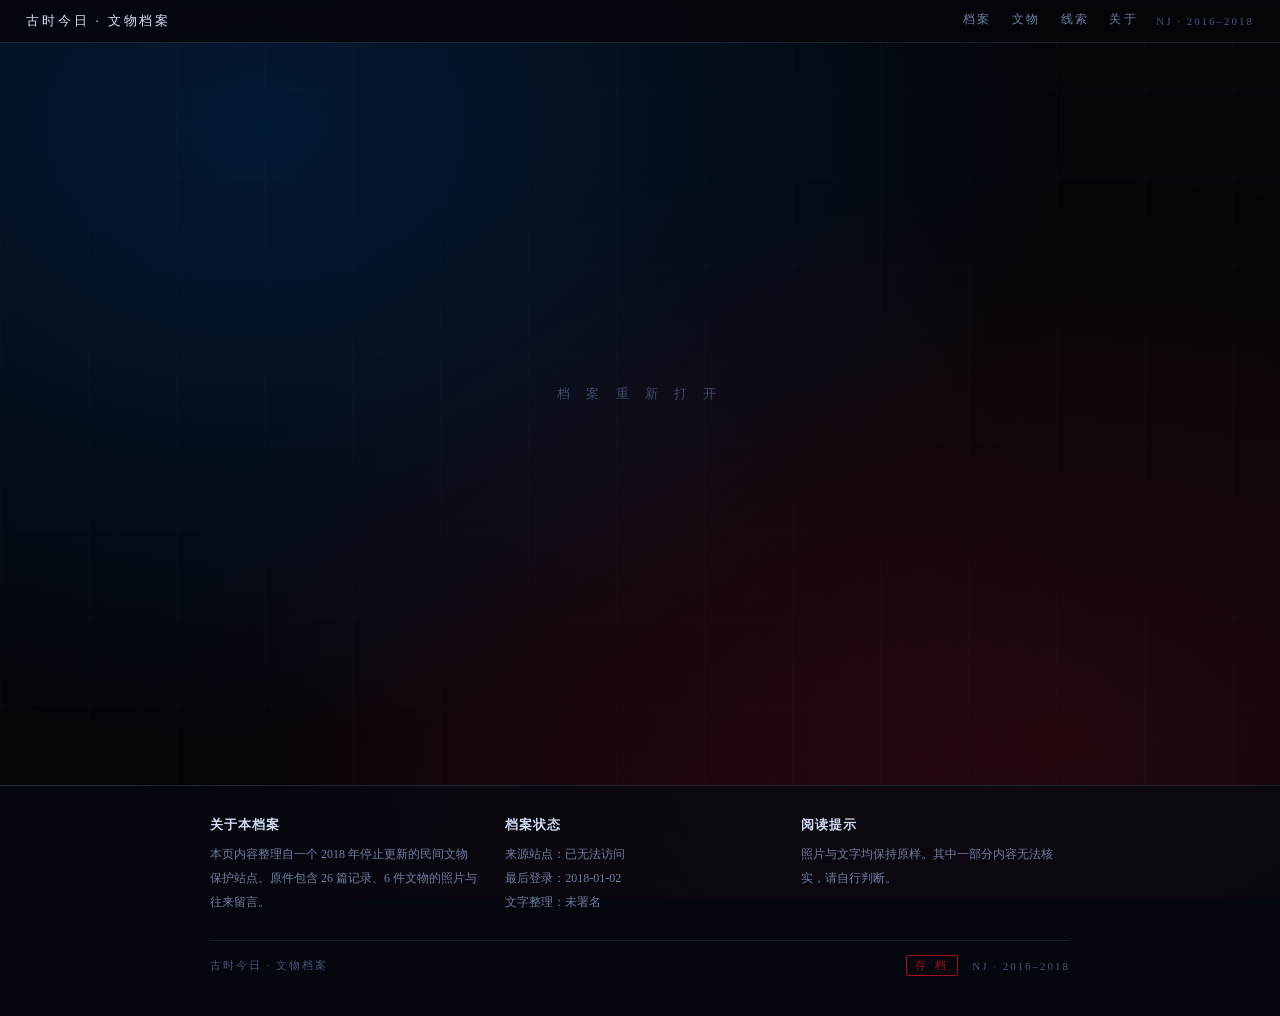
<file: index.html>
<!DOCTYPE html>
<html lang="zh-CN" data-theme="redblue">
<head>
<meta charset="UTF-8">
<meta name="viewport" content="width=device-width, initial-scale=1.0">
<title>古时今日 · 文物档案</title>
<link rel="stylesheet" href="css/theme.css?v=20260913">
<link rel="stylesheet" href="css/xp.css?v=20260913">
<link rel="stylesheet" href="css/fonts.css?v=20260913">
<link rel="stylesheet" href="css/opening.css?v=20260913">
<link rel="stylesheet" href="css/vintage.css?v=20260913">
</head>
<body class="opening">

<!-- 顶栏（档案导航） -->
<header class="pro-nav">
  <span class="pro-nav-brand">古时今日 · 文物档案</span>
  <nav class="pro-nav-links">
    <a href="#prologue">档案</a>
    <a href="#relics">文物</a>
    <a href="archive.html">线索</a>
    <a href="#about">关于</a>
  </nav>
  <span class="pro-nav-code">NJ · 2016–2018</span>
</header>

<!-- 第一幕：静默 -->
<section class="act-silence" id="act-silence">
  <div class="silence-line">档 案 重 新 打 开</div>
</section>

<!-- 第二幕：序章 -->
<section class="act-prologue" id="prologue" style="display:none">
  <div class="stage">
    <div class="line pro-mark" data-step="0" data-delay="300">文物档案 · 编号 2016–2018 · 存 26 篇 · 已封存</div>

    <h1 class="line pro-title" data-step="1" data-delay="900">
      有些东西<span>不该被忘记</span>，<br>有些门，关了就不会再开。
    </h1>

    <div class="line pro-rule" data-step="2" data-delay="1500"><i></i><i></i><i></i></div>

    <div class="pro-body">
      <p class="line" data-step="3" data-delay="2000">
        <span class="blue">这里是一个已经消失的网站留下的全部档案。</span>
        2016 年，有一群人开始记录他们守着的文物——一只碗、一柄如意、一卷山水、一株梅花。
        他们写下每一次出价、每一次驳回、每一次求助，也写下了后来发生的事情。
      </p>
      <p class="line" data-step="4" data-delay="2700">
        <span class="red">2018 年 1 月 2 日，这个网站最后一次被人打开。</span>
        再之后，没有人来过。帖子里提到的那些人，也再没有出现。
        我们把这些碎片收拢在这里，请你照着线索，自己看一看当年发生过什么。
      </p>
    </div>

    <!-- 数据带 -->
    <div class="line stat-band" data-step="5" data-delay="3400">
      <div class="stat"><b>6</b><span>件文物</span></div>
      <div class="stat"><b>26</b><span>篇记录</span></div>
      <div class="stat"><b>2</b><span>年零十一天</span></div>
      <div class="stat stat-red"><b>1</b><span>件下落不明</span></div>
    </div>

    <!-- 文物阵列 -->
    <div class="line relic-block" data-step="6" data-delay="4100" id="relics">
      <div class="block-head">
        <span class="block-no">Ⅰ</span>
        <b>档案涉及的六件文物</b>
        <span class="block-note">点击"线索"查看它们的下落</span>
      </div>
      <div class="relic-strip">
        <figure><img src="images/caiyou-vase.jpg" alt="霁蓝釉瓶"><figcaption><b>霁蓝釉瓶</b><i>守夜人</i></figcaption></figure>
        <figure><img src="images/footed-bowl.jpg" alt="青花高足碗"><figcaption><b>青花高足碗</b><i>青瓷</i></figcaption></figure>
        <figure><img src="images/jade-ruyi.jpg" alt="玉如意"><figcaption><b>玉如意</b><i>如意</i></figcaption></figure>
        <figure><img src="images/landscape.jpg" alt="水墨山水长卷"><figcaption><b>水墨山水长卷</b><i>长卷</i></figcaption></figure>
        <figure><img src="images/plum.jpg" alt="梅花工笔画"><figcaption><b>梅花工笔画</b><i>过客</i></figcaption></figure>
        <figure class="relic-lost"><img src="images/doucai-plate.jpg" alt="斗彩大盘"><figcaption><b>斗彩大盘</b><i>下落不明</i></figcaption></figure>
      </div>
    </div>

    <!-- 时间轴 -->
    <div class="line timeline-block" data-step="7" data-delay="4900">
      <div class="block-head">
        <span class="block-no">Ⅱ</span>
        <b>两年零十一天</b>
        <span class="block-note">从建站到再没有人来过</span>
      </div>
      <div class="timeline">
        <i class="tl-line"></i>
        <div class="tl-node">
          <b>2016 · 初雪</b>
          <span>六个人建了这个站。他们守着一只碗、一柄如意、一卷山水。</span>
        </div>
        <div class="tl-node tl-red">
          <b>2017 · 崩塌</b>
          <span>网暴、失窃、注销、失联——一件一件地失去。</span>
        </div>
        <div class="tl-node">
          <b>2018 · 遗响</b>
          <span>最后一条留言之后，再没有人回复。</span>
        </div>
      </div>
    </div>

    <div class="line pro-foot" data-step="8" data-delay="5700">
      以下内容包含真实文物的记录与无法核实的个人叙述。<br>
      请自行判断，你将要看到的东西。
    </div>

    <!-- 第三幕：老旧弹窗 -->
    <div class="dialog-zone" id="dialog-zone"></div>
  </div>
</section>

<!-- 离开幕 -->
<section class="act-leave" id="act-leave">
  <div class="leave-inner">
    你选择了离开。<br>
    <small>这个档案会留在这里。等你改主意的时候。<br><a href="#" id="again">重新打开</a></small>
  </div>
</section>

<!-- 页脚 -->
<footer class="pro-footer" id="about">
  <div class="pf-grid">
    <div class="pf-col">
      <b>关于本档案</b>
      <p>本页内容整理自一个 2018 年停止更新的民间文物保护站点。原件包含 26 篇记录、6 件文物的照片与往来留言。</p>
    </div>
    <div class="pf-col">
      <b>档案状态</b>
      <p>来源站点：已无法访问<br>最后登录：2018-01-02<br>文字整理：未署名</p>
    </div>
    <div class="pf-col">
      <b>阅读提示</b>
      <p>照片与文字均保持原样。其中一部分内容无法核实，请自行判断。</p>
    </div>
  </div>
  <div class="pf-bottom">
    <span>古时今日 · 文物档案</span>
    <span class="pf-stamp">存 档</span>
    <span>NJ · 2016–2018</span>
  </div>
</footer>

<script src="js/xp-dialog.js?v=20260913"></script>
<script src="js/dialog.js?v=20260913"></script>
<script src="js/opening.js?v=20260913"></script>
</body>
</html>
</file>
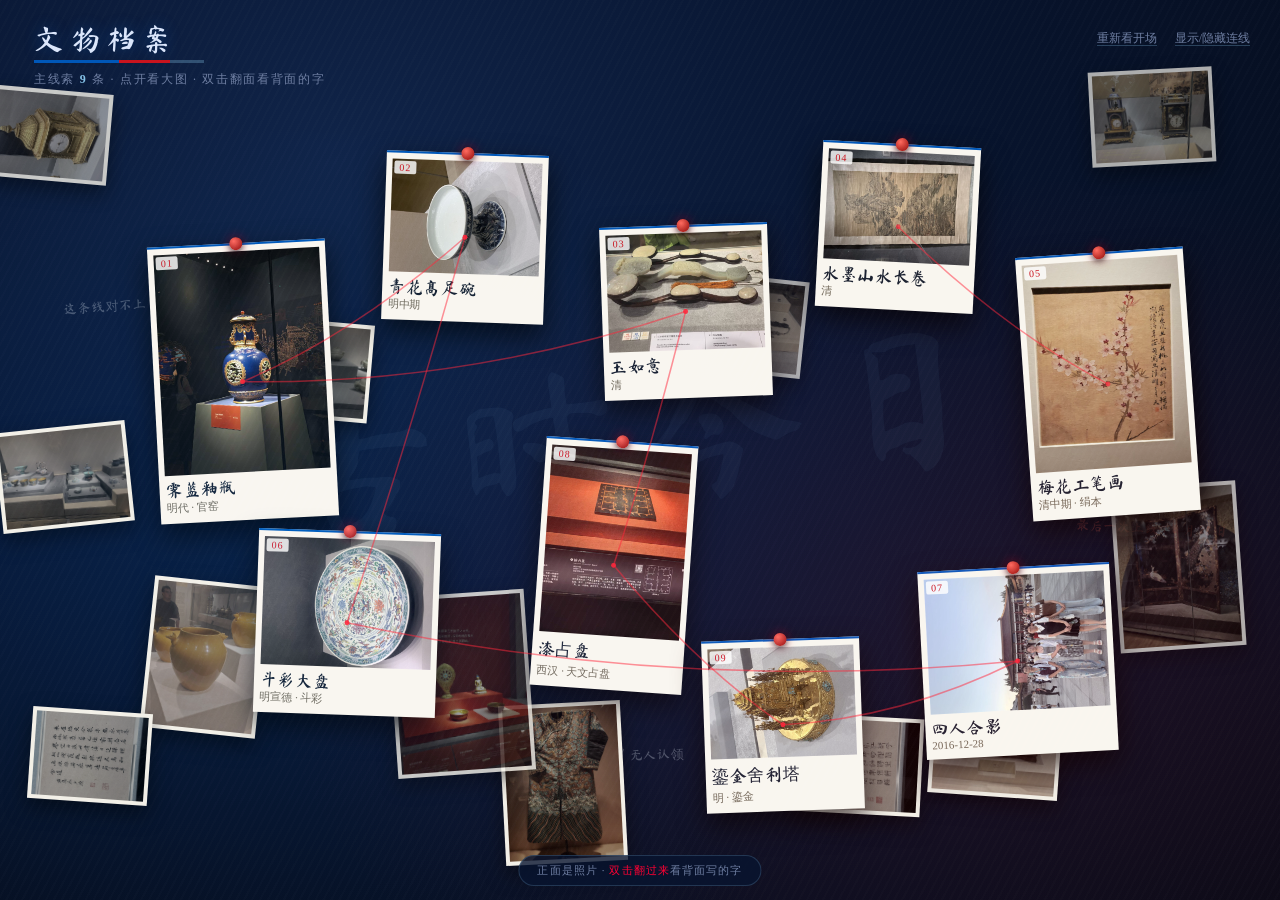
<file: archive.html>
<!DOCTYPE html>
<html lang="zh-CN" data-theme="redblue">
<head>
<meta charset="UTF-8">
<meta name="viewport" content="width=device-width, initial-scale=1.0">
<title>线索板 · 古时今日</title>
<link rel="stylesheet" href="css/theme.css?v=20260912">
<link rel="stylesheet" href="css/board.css?v=20260912">
<link rel="stylesheet" href="css/fonts.css?v=20260912">
</head>
<body class="board-page">

<div class="board" id="board">
  <div class="board-bg" aria-hidden="true">
    <div class="bg-watermark">古时今日</div>
    <div class="chalk chalk-1">这条线对不上 ——</div>
    <div class="chalk chalk-2">最后一次上线：8 月 28 日</div>
    <div class="chalk chalk-3">余额 0 / 无人认领</div>
  </div>

  <div class="board-head">
    <div class="board-title">文物档案</div>
    <div class="board-rule"><i></i><i></i><i></i></div>
    <div class="board-sub">主线索 <b id="card-count">0</b> 条 · 点开看大图 · 双击翻面看背面的字</div>
  </div>
  <div class="board-actions">
    <a href="index.html">重新看开场</a>
    <a href="#" id="rel-toggle">显示/隐藏连线</a>
  </div>

  <svg id="lines"></svg>
  <div id="pins"></div>

  <div class="board-legend">
    <span class="lg-tip">正面是照片 · <b>双击翻过来</b>看背面写的字</span>
  </div>
</div>

<!-- 看大图 / 翻面 -->
<div class="lb" id="lb">
  <span class="lb-index" id="lb-index">— / —</span>
  <button class="lb-close" id="lb-close">✕</button>

  <div class="lb-stage" id="lb-stage">
    <div class="lb-card">
      <div class="lb-face lb-front"><img id="lb-img" alt=""></div>
      <div class="lb-face lb-back">
        <div class="lb-name" id="lb-name">—</div>
        <div class="lb-meta">
          <div class="lb-row"><span>年 代</span><b id="lb-era">—</b></div>
          <div class="lb-row"><span>来 源</span><b id="lb-source">—</b></div>
          <div class="lb-row"><span>现 状</span><b id="lb-state">—</b></div>
        </div>
        <div class="lb-note" id="lb-note"></div>
        <div class="lb-stamp">存 档</div>
      </div>
    </div>
  </div>

  <div class="lb-bar">
    <button id="lb-prev">‹</button>
    <span class="lb-tip">双击图片 <b>翻面</b> · ← → 换一张 · Esc 关闭</span>
    <button id="lb-next">›</button>
  </div>
</div>

<script src="js/archive-data.js?v=20260912"></script>
<script src="js/board.js?v=20260912"></script>
</body>
</html>
</file>
<file: css/theme.css>
/* ============================================================
   古时今日 · 主题系统
   redblue  红蓝版（当前默认）—— 依据 sucai\配色\红蓝 五张素材
   guofeng  古风版（预留，后续实现）—— 依据 sucai\配色\古风
   ============================================================ */

[data-theme="redblue"] {
  /* 底色 */
  --bg:            #05060a;   /* 黑场（近黑带蓝） */
  --bg-deep:       #081530;   /* 藏蓝深底（LAMP #081530） */
  --bg-panel:      #0c1c3a;   /* 面板 */
  /* 蓝 */
  --blue:          #0d47a1;   /* 宝蓝 */
  --blue-bright:   #0057b8;   /* 劲爽蓝（标题/发光） */
  --blue-soft:     #85c3e8;   /* 浅蓝（SOFA，次要文字/点缀） */
  --blue-glow:     rgba(0, 87, 184, .45);
  /* 红 */
  --red:           #c9141e;   /* 正红 */
  --red-hot:       #ff0033;   /* 激爽红（发光强调） */
  --red-deep:      #8c0503;   /* 深红（压重/APPLE） */
  --red-glow:      rgba(255, 0, 51, .42);
  /* 纸与中性 */
  --paper:         #f9f6ef;   /* 米白纸（WALL） */
  --paper-line:    #ddd6c6;
  --paper-ink:     #1b1f2a;
  --paper-dim:     #6d6656;
  --brown:         #4a2d18;   /* WINE 棕（辅助） */
  --text:          #cdd7ea;
  --text-dim:      #6f7fa2;
  --line:          rgba(133, 195, 232, .22);
}
</file>
<file: css/xp.css>
/* Windows XP 风格弹窗（按参考图复刻）：蓝色渐变标题栏 + 红色关闭钮 + 米黄内容区 + 虚线按钮 */
.xp-overlay {
  position: fixed; inset: 0; z-index: 200; display: none;
  background: #000;
}
.xp-overlay.show { display: block; }

.xp-win {
  position: fixed; left: 50%; top: 50%;
  width: min(560px, 88vw);
  background: #ece9d8;
  border: 1px solid #0831d9;
  border-radius: 9px 9px 3px 3px;
  box-shadow: 0 18px 60px rgba(0, 0, 0, .8);
  font-family: Tahoma, "Segoe UI", "宋体", sans-serif;
  overflow: hidden;
  /* 猛然弹出：从略大缩到正常，很快（不依赖透明度，保证任何环境都可见） */
  transform: translate(-50%, -50%) scale(1.08);
  animation: xpPop .15s steps(2, end) forwards;
}
@keyframes xpPop {
  0%   { transform: translate(-50%, -50%) scale(1.12); }
  100% { transform: translate(-50%, -50%) scale(1); }
}

/* 标题栏 */
.xp-titlebar {
  height: 44px; display: flex; align-items: center; gap: 8px;
  padding: 0 6px 0 12px;
  background: linear-gradient(180deg,
    #0058ee 0%, #3f8cf3 9%, #1667e8 38%, #0054e3 62%, #0046c8 88%, #003bb8 100%);
  border-radius: 8px 8px 0 0;
  box-shadow: inset 0 1px 0 rgba(255,255,255,.5);
}
.xp-title {
  color: #fff; font-size: 22px; font-weight: 700; letter-spacing: .01em;
  font-family: Tahoma, "Trebuchet MS", "Segoe UI", sans-serif;
  text-shadow: 2px 2px 3px rgba(0, 0, 0, .65), 0 0 8px rgba(0, 0, 0, .35);
}
.xp-close {
  margin-left: auto; width: 34px; height: 31px; flex: 0 0 auto;
  border: 1px solid #fff; border-radius: 4px;
  background: linear-gradient(180deg, #f2a085 0%, #e5673f 40%, #cc3a13 75%, #b02c0a 100%);
  color: #fff; font-size: 18px; font-weight: 700; line-height: 1;
  display: flex; align-items: center; justify-content: center;
  cursor: pointer; text-shadow: 1px 1px 1px rgba(0,0,0,.5);
}
.xp-close:hover { filter: brightness(1.12); }
.xp-close:active { filter: brightness(.9); }

/* 内容区 */
.xp-body {
  padding: 26px 26px 20px;
  display: flex; align-items: flex-start; gap: 22px;
  background: #ece9d8;
}
.xp-icon { width: 68px; height: 68px; flex: 0 0 auto; }
.xp-text {
  font-size: 18px; color: #000; line-height: 1.7; padding-top: 4px;
  font-family: Tahoma, "宋体", sans-serif;
}
.xp-text small {
  display: block; margin-top: 10px; font-size: 13px; color: #4a4a4a; line-height: 1.7;
}

/* 按钮：白底 + 黑实线外框 + 内虚线（XP 焦点样式） */
.xp-btns {
  display: flex; justify-content: center; gap: 16px;
  padding: 2px 26px 26px; background: #ece9d8;
}
.xp-btn {
  min-width: 112px; padding: 7px 20px;
  font-family: Tahoma, "宋体", sans-serif; font-size: 16px; color: #000;
  background: linear-gradient(180deg, #fff 0%, #f4f4f0 55%, #e8e8e0 100%);
  border: 2px solid #000; border-radius: 4px;
  outline: 1px dotted #000; outline-offset: -5px;
  cursor: pointer;
}
.xp-btn:hover { background: linear-gradient(180deg, #fff 0%, #eef4ff 55%, #dbe6fb 100%); }
.xp-btn:active { background: #d8d8d0; outline-offset: -5px; }
.xp-btn.primary { font-weight: 700; }

@media (max-width: 620px) {
  .xp-win { width: min(94vw, 520px); }
  .xp-title { font-size: 16px; }
  .xp-body { padding: 20px 18px 14px; gap: 14px; }
  .xp-icon { width: 54px; height: 54px; }
  .xp-text { font-size: 16px; }
  .xp-btn { min-width: 92px; font-size: 15px; padding: 7px 14px; }
}
</file>
<file: css/fonts.css>
/* 字体：手写体（子集化，源自 Google Fonts 开源字体 OFL 许可）
   ShouXie = Ma Shan Zheng 马善政毛笔楷书
   XingShu = Zhi Mang Xing 志莽行书
   子集只含本站用到的字符；改文案后运行 _subset-font.js 重新生成 */

@font-face {
  font-family: 'ShouXie';
  src: url('../assets/fonts/ShouXie.woff2') format('woff2');
  font-display: swap;
}
@font-face {
  font-family: 'XingShu';
  src: url('../assets/fonts/XingShu.woff2') format('woff2');
  font-display: swap;
}

:root {
  --hand: 'ShouXie', 'Kaiti SC', 'KaiTi', 'Songti SC', 'STSong', serif;
  --xingshu: 'XingShu', 'ShouXie', 'Kaiti SC', 'KaiTi', serif;
}
</file>
<file: css/opening.css>
/* 开场页（红蓝版 · 加密版）：顶栏 → 黑场 → 序章（标题/数据/文物阵列/时间轴）→ 弹窗 → 页脚 */
* { box-sizing: border-box; margin: 0; padding: 0; }
html { scroll-behavior: smooth; }
body.opening {
  background: var(--bg);
  color: var(--text);
  font-family: "Songti SC", "SimSun", "Source Han Serif SC", Georgia, serif;
  overflow-x: hidden;
}
body.opening::before {
  content: ''; position: fixed; inset: 0; pointer-events: none; z-index: 1;
  background:
    radial-gradient(ellipse at 20% 14%, rgba(0, 87, 184, .24), transparent 56%),
    radial-gradient(ellipse at 84% 82%, rgba(201, 20, 30, .15), transparent 54%),
    radial-gradient(ellipse at 50% 120%, rgba(255, 0, 51, .07), transparent 60%);
}
/* 极淡的格线（版式辅助线语言） */
body.opening::after {
  content: ''; position: fixed; inset: 0; pointer-events: none; z-index: 0; opacity: .5;
  background-image:
    linear-gradient(to right, rgba(133,195,232,.05) 1px, transparent 1px),
    linear-gradient(to bottom, rgba(133,195,232,.04) 1px, transparent 1px);
  background-size: 88px 88px, 88px 88px;
}

/* ===== 顶栏 ===== */
.pro-nav {
  position: sticky; top: 0; z-index: 30;
  display: flex; align-items: center; gap: 18px;
  padding: 11px 26px;
  background: rgba(5, 6, 10, .82);
  border-bottom: 1px solid rgba(133, 195, 232, .16);
  backdrop-filter: blur(6px);
}
.pro-nav-brand { font-size: 13px; letter-spacing: .22em; color: #d5e0f5; }
.pro-nav-links { margin-left: auto; display: flex; gap: 20px; }
.pro-nav-links a {
  color: var(--text-dim); font-size: 12px; letter-spacing: .2em; text-decoration: none;
  padding-bottom: 2px; border-bottom: 1px solid transparent;
}
.pro-nav-links a:hover { color: var(--blue-soft); border-bottom-color: var(--blue-soft); }
.pro-nav-code { color: #45557a; font-size: 11px; letter-spacing: .18em; }

.stage { position: relative; z-index: 2; max-width: 860px; margin: 0 auto; padding: 0 26px; }

/* ===== 静默 ===== */
.act-silence {
  min-height: 78vh; display: flex; align-items: center; justify-content: center;
  transition: opacity 1.4s ease;
}
.silence-line { color: #3f4a63; font-size: 13px; letter-spacing: .5em; opacity: 0; animation: fadeIn 3s ease 1.2s forwards; }
@keyframes fadeIn { to { opacity: 1; } }

/* ===== 序章 ===== */
.act-prologue { padding: 6vh 0 8vh; }
.line { opacity: 0; transform: translateY(10px); transition: opacity 1.2s ease, transform 1.2s ease; }
.line.show { opacity: 1; transform: none; }

.pro-mark { font-size: 12px; letter-spacing: .28em; color: var(--blue-soft); opacity: .7; margin-bottom: 26px; }
.pro-title {
  font-size: 36px; line-height: 1.5; font-weight: 700; letter-spacing: .08em;
  color: var(--blue-bright); text-shadow: 0 0 26px var(--blue-glow);
}
.pro-title span { color: var(--red-hot); text-shadow: 0 0 26px var(--red-glow); }
.pro-body { margin-top: 30px; font-size: 16px; line-height: 2.1; color: var(--text); }
.pro-body p { margin-bottom: 18px; }
.pro-body .blue { color: var(--blue-soft); }
.pro-body .red  { color: #ff5c52; }
.pro-foot { margin: 34px 0 6px; font-size: 13px; color: var(--text-dim); line-height: 2; }

.pro-rule { display: flex; height: 3px; width: 220px; margin: 28px 0 0; }
.pro-rule i { display: block; height: 100%; }
.pro-rule i:nth-child(1) { flex: 5; background: var(--blue-bright); }
.pro-rule i:nth-child(2) { flex: 3; background: var(--red); }
.pro-rule i:nth-child(3) { flex: 2; background: rgba(133,195,232,.35); }

/* ===== 区块通用头 ===== */
.block-head {
  display: flex; align-items: center; gap: 10px; flex-wrap: wrap;
  margin: 40px 0 14px; padding-bottom: 8px;
  border-bottom: 1px solid rgba(133, 195, 232, .18);
}
.block-no {
  font-size: 11px; color: var(--blue-soft); letter-spacing: .1em;
  border: 1px solid rgba(133, 195, 232, .35); border-radius: 2px; padding: 1px 6px;
}
.block-head b { font-size: 15px; letter-spacing: .06em; color: #dbe6fb; }
.block-note { margin-left: auto; font-size: 12px; color: var(--text-dim); }

/* ===== 数据带 ===== */
.stat-band {
  display: grid; grid-template-columns: repeat(4, 1fr); gap: 1px;
  margin-top: 34px; background: rgba(133,195,232,.16);
  border: 1px solid rgba(133,195,232,.16);
}
.stat {
  background: rgba(8, 21, 48, .72); padding: 14px 16px;
  display: flex; flex-direction: column; gap: 3px;
}
.stat b { font-size: 26px; line-height: 1.1; color: var(--blue-soft); font-weight: 700; }
.stat span { font-size: 12px; color: var(--text-dim); letter-spacing: .08em; }
.stat-red b { color: var(--red-hot); text-shadow: 0 0 16px var(--red-glow); }

/* ===== 文物阵列 ===== */
.relic-strip {
  display: grid; grid-template-columns: repeat(6, 1fr); gap: 10px;
}
.relic-strip figure {
  background: var(--paper); padding: 5px 5px 7px; border-radius: 1px;
  box-shadow: 0 6px 16px rgba(0,0,0,.5);
  border-top: 2px solid var(--blue-bright);
  transition: transform .25s ease;
}
.relic-strip figure:hover { transform: translateY(-4px); }
.relic-strip img { width: 100%; height: 96px; object-fit: cover; display: block; filter: saturate(.95); }
.relic-strip figcaption { padding-top: 6px; display: flex; flex-direction: column; gap: 2px; }
.relic-strip figcaption b { font-size: 11px; color: #1b1f2a; letter-spacing: .02em; }
.relic-strip figcaption i { font-style: normal; font-size: 10px; color: #6d6656; }
.relic-lost { border-top-color: var(--red) !important; }
.relic-lost img { filter: grayscale(.45) saturate(.7); }
.relic-lost figcaption i { color: var(--red); }

/* ===== 时间轴 ===== */
.timeline { position: relative; padding: 6px 0 2px 18px; }
.tl-line {
  position: absolute; left: 4px; top: 10px; bottom: 10px; width: 1px;
  background: linear-gradient(to bottom, var(--blue-bright), rgba(201,20,30,.7));
}
.tl-node { position: relative; padding: 10px 0 14px; }
.tl-node::before {
  content: ''; position: absolute; left: -18px; top: 17px;
  width: 7px; height: 7px; border-radius: 50%;
  background: var(--blue-bright); box-shadow: 0 0 10px var(--blue-glow);
}
.tl-node.tl-red::before { background: var(--red-hot); box-shadow: 0 0 10px var(--red-glow); }
.tl-node b { font-size: 14px; color: #dbe6fb; letter-spacing: .04em; }
.tl-node span { display: block; font-size: 13px; color: var(--text-dim); margin-top: 4px; line-height: 1.9; }

/* ===== 弹窗 ===== */
.dialog-zone { margin-top: 36px; opacity: 0; transition: opacity 1s ease; }
.dialog-zone.show { opacity: 1; }
.opening .v98-window {
  background: var(--bg-panel);
  border: 2px solid; border-color: #35507f #050a14 #050a14 #35507f;
  box-shadow: 4px 4px 0 rgba(0, 0, 0, .55), 0 0 30px rgba(0, 87, 184, .12);
  color: var(--text);
}
.opening .v98-titlebar { background: linear-gradient(90deg, #071228, var(--blue)); }
.opening .v98-body { background: var(--bg-panel); }
.opening .v98-text { color: #c3cfe4; }
.opening .v98-btn {
  background: #142544; color: #d7e2f5;
  border-color: #4c6a9e #060c18 #060c18 #4c6a9e;
  font-family: "Songti SC", "SimSun", serif;
  min-width: 86px; letter-spacing: .2em;
}
.opening .v98-btn:hover { background: #1c3159; }
.opening .v98-btn.pressed { background: var(--red-deep); color: #fff; border-color: #ff6b63 #3a0202 #3a0202 #ff6b63; }
.opening .v98-btn.pressed:hover { background: var(--red); }
.opening .v98-icon.info { background: var(--blue-bright); }
.opening .v98-icon.warn { background: var(--red); }
.opening .v98-close { background: #142544; color: #cfe0f8; border-color: #4c6a9e #060c18 #060c18 #4c6a9e; }

/* ===== 突然全部变黑（弹窗前的一瞬） ===== */
body.opening.blackout { background: #000; }
body.opening.blackout::before,
body.opening.blackout::after { opacity: 0; transition: opacity .18s linear; }
body.opening.blackout .pro-nav,
body.opening.blackout .act-prologue,
body.opening.blackout .pro-footer,
body.opening.blackout .act-silence { opacity: 0 !important; transition: opacity .18s linear; }

/* ===== 离开幕 ===== */
.act-leave {
  min-height: 70vh; display: none; align-items: center; justify-content: center;
  text-align: center; opacity: 0; transition: opacity 1.6s ease;
}
.act-leave.show { display: flex; opacity: 1; position: relative; z-index: 210; }
.leave-inner { color: #5a6580; font-size: 15px; line-height: 2.4; letter-spacing: .12em; }
.leave-inner small { display: block; margin-top: 18px; color: #3a4356; font-size: 12px; }
.leave-inner a { color: var(--blue-soft); text-decoration: none; border-bottom: 1px solid rgba(133, 195, 232, .3); }

/* ===== 页脚 ===== */
.pro-footer {
  position: relative; z-index: 2;
  margin-top: 40px; padding: 30px 26px 40px;
  border-top: 1px solid rgba(133, 195, 232, .16);
  background: rgba(6, 9, 18, .7);
}
.pf-grid {
  max-width: 860px; margin: 0 auto;
  display: grid; grid-template-columns: repeat(3, 1fr); gap: 26px;
}
.pf-col b { font-size: 13px; color: #cfdcf2; letter-spacing: .08em; display: block; margin-bottom: 8px; }
.pf-col p { font-size: 12px; color: var(--text-dim); line-height: 2; }
.pf-bottom {
  max-width: 860px; margin: 26px auto 0; padding-top: 14px;
  border-top: 1px solid rgba(133, 195, 232, .12);
  display: flex; align-items: center; gap: 14px;
  font-size: 11px; color: #45557a; letter-spacing: .18em;
}
.pf-stamp {
  margin-left: auto; color: var(--red); border: 1px solid var(--red);
  border-radius: 2px; padding: 2px 8px; opacity: .8; letter-spacing: .3em;
}

/* ===== 404 ===== */
.nf-wrap { min-height: 100vh; display: flex; align-items: center; justify-content: center; text-align: center; }
.nf-inner { color: var(--text-dim); font-size: 15px; line-height: 2.4; letter-spacing: .1em; }
.nf-inner b { color: var(--red-hot); font-weight: 400; }
.nf-inner a { color: var(--blue-soft); text-decoration: none; border-bottom: 1px solid rgba(133, 195, 232, .3); }

@media (max-width: 820px) {
  .stat-band { grid-template-columns: repeat(2, 1fr); }
  .relic-strip { grid-template-columns: repeat(3, 1fr); }
  .pf-grid { grid-template-columns: 1fr; }
  .pro-nav-links { gap: 12px; }
  .pro-nav-code { display: none; }
}
@media (max-width: 600px) {
  .pro-title { font-size: 26px; }
  .pro-body { font-size: 15px; }
  .relic-strip { grid-template-columns: repeat(2, 1fr); }
  .relic-strip img { height: 84px; }
  .pro-nav { padding: 9px 16px; }
  .pro-nav-brand { font-size: 12px; letter-spacing: .12em; }
}
</file>
<file: css/vintage.css>
/* 古时今日 · 复古 Win98 风（废弃网站氛围）
   系统报错弹窗 / 失效链接 / 无人回应的留言板 / 旧合影彩蛋 / 404 页 */

/* ===== 复古弹窗（Win98 对话框） ===== */
.v98-overlay {
  position: fixed; inset: 0; background: rgba(0, 0, 0, .28);
  z-index: 999; display: none;
}
.v98-window {
  position: fixed; left: 50%; top: 50%; transform: translate(-50%, -50%);
  min-width: 320px; max-width: min(500px, calc(100vw - 32px));
  background: #c0c0c0;
  border: 2px solid; border-color: #fff #404040 #404040 #fff;
  box-shadow: 3px 3px 0 rgba(0, 0, 0, .35);
  z-index: 1000;
  font-family: "SimSun", "宋体", "Microsoft YaHei", Arial, sans-serif;
  display: none;
}
/* 静态模式（404 页复用，不做 fixed 居中） */
.v98-window.static {
  position: relative; left: auto; top: auto; transform: none;
  display: block;
}
.v98-titlebar {
  display: flex; align-items: center; justify-content: space-between; gap: 8px;
  background: linear-gradient(90deg, #000080, #1084d0);
  color: #fff; padding: 4px 4px 4px 8px;
  font-size: 12px; font-weight: 700; user-select: none;
}
.v98-title { white-space: nowrap; overflow: hidden; text-overflow: ellipsis; }
.v98-close {
  width: 18px; height: 15px; flex: 0 0 auto;
  background: #c0c0c0; color: #000;
  border: 1px solid; border-color: #fff #404040 #404040 #fff;
  font-size: 10px; line-height: 14px; text-align: center; cursor: pointer;
}
.v98-close:active { border-color: #404040 #fff #fff #404040; }
.v98-body { padding: 16px; }
.v98-msg { display: flex; gap: 12px; align-items: flex-start; }
.v98-icon {
  width: 34px; height: 34px; flex: 0 0 auto; border-radius: 50%;
  border: 2px solid #303030;
  display: flex; align-items: center; justify-content: center;
  font-size: 17px; font-weight: 900; color: #fff; font-family: Arial;
}
.v98-icon.error { background: #d43a3a; }
.v98-icon.warn  { background: #c78a00; }
.v98-icon.info  { background: #2d6fd2; }
.v98-text { flex: 1; min-width: 0; font-size: 13px; line-height: 1.8; color: #111; white-space: pre-wrap; word-break: break-word; }
.v98-btns { display: flex; justify-content: flex-end; gap: 8px; margin-top: 14px; }
.v98-btn {
  min-width: 76px; padding: 5px 14px; font-size: 12px;
  background: #c0c0c0; color: #111; border: 2px solid;
  border-color: #fff #404040 #404040 #fff; cursor: pointer;
  font-family: "SimSun", "宋体", Arial, sans-serif;
}
.v98-btn:active, .v98-btn.pressed { border-color: #404040 #fff #fff #404040; }
.v98-btn:disabled { color: #8a8a8a; text-shadow: 1px 1px #fff; cursor: default; }
.v98-input {
  width: 100%; box-sizing: border-box; margin-top: 10px; padding: 6px 8px;
  font-size: 12px; line-height: 1.6; font-family: inherit;
  background: #fff; border: 2px solid; border-color: #404040 #fff #fff #404040;
  outline: none; resize: vertical;
}
.v98-spin { display: inline-block; animation: v98spin 1s steps(8) infinite; }
@keyframes v98spin { to { transform: rotate(360deg); } }

/* ===== 失效链接（[已失效] 徽记 + 删除线） ===== */
a.dead-link, span.dead-link { color: #9c9c9c; text-decoration: line-through; }
a.dead-link:hover { color: #7a7a7a; }
.dead-tag {
  display: inline-block; font-size: 10px; color: #b9b9b9;
  border: 1px solid #d9d9d9; border-radius: 2px; padding: 0 3px;
  margin-left: 4px; text-decoration: none; vertical-align: 1px;
}

/* ===== 无人回应的留言板 ===== */
.board-section {
  background: var(--card, #fff); margin: 16px; border-radius: 8px;
  padding: 14px 16px;
}
.board-title { font-size: 15px; font-weight: 700; }
.board-sub { color: #999; font-size: 12px; margin: 2px 0 10px; }
.board-msg { border-top: 1px dashed var(--line, #e8eef5); padding: 10px 0; }
.board-meta { font-size: 12px; color: #8a8a8a; }
.board-text { font-size: 13px; color: #555; margin-top: 4px; }
.board-none { color: #bbb; font-size: 12px; padding: 8px 0; }

/* ===== 旧合影彩蛋（相册卡片） ===== */
.egg-album {
  margin-top: 12px; background: #f7f9fd;
  border: 1px solid var(--line, #e8eef5); border-radius: 8px; padding: 10px;
}
.egg-album img {
  width: 100%; border-radius: 6px; cursor: zoom-in;
  filter: sepia(.28) contrast(.92) brightness(1.02);
}
.egg-album img:hover { filter: sepia(.18) contrast(.96); }
.egg-album-cap { font-size: 12px; color: #999; margin-top: 6px; line-height: 1.7; }

/* ===== 404 页 ===== */
body.err404 {
  background: #c0c0c0;
  display: flex; align-items: center; justify-content: center;
  min-height: 100vh; padding: 20px;
}
.err404-wrap { width: min(560px, 100%); }
.err404-hint { color: #555; font-size: 12px; margin-top: 10px; line-height: 1.8; }
.err404-stats { margin-top: 16px; }
</file>
<file: css/board.css>
/* 线索板（红蓝版）：背景照片层层叠压 + 主线索卡（点开看大图 / 双击翻面） */
* { box-sizing: border-box; margin: 0; padding: 0; }
html, body { height: 100%; }
body.board-page {
  background: var(--bg); color: var(--text);
  font-family: "Songti SC", "SimSun", "Source Han Serif SC", Georgia, serif;
  overflow-x: hidden;
}

.board {
  position: relative; width: 100%; min-height: 100vh;
  background:
    /* 你的板子素材：放到 images/board.jpg 后取消下一行注释 */
    /* url('../images/board.jpg') center/cover no-repeat, */
    radial-gradient(ellipse at 26% 18%, #102449 0%, var(--bg-deep) 42%, #050a16 100%);
  overflow: hidden;
}
.board::after {
  content: ''; position: absolute; inset: 0; pointer-events: none; z-index: 20;
  background:
    radial-gradient(ellipse at 78% 72%, rgba(201, 20, 30, .12), transparent 52%),
    radial-gradient(ellipse at 18% 62%, rgba(0, 87, 184, .14), transparent 55%),
    repeating-linear-gradient(118deg, rgba(255,255,255,.012) 0 2px, transparent 2px 7px);
  mix-blend-mode: screen;
}

/* ===== 背景层 ===== */
.board-bg { position: absolute; inset: 0; z-index: 0; pointer-events: none; }
.bg-watermark {
  position: absolute; left: 50%; top: 48%; transform: translate(-50%, -50%) rotate(-7deg);
  font-family: var(--hand);
  font-size: 168px; letter-spacing: .1em; color: rgba(133, 195, 232, .05); white-space: nowrap;
}
.chalk {
  position: absolute; font-size: 13px; letter-spacing: .06em; color: rgba(233, 240, 252, .28);
  font-family: var(--hand);
}
.chalk-1 { left: 5%;  top: 33%; transform: rotate(-4deg); }
.chalk-2 { right: 4%; top: 58%; transform: rotate(3deg); color: rgba(255, 108, 96, .3); }
.chalk-3 { left: 45%; bottom: 15%; transform: rotate(-2deg); }

/* ===== 顶部 ===== */
.board-head { position: absolute; top: 24px; left: 34px; z-index: 30; }
.board-title { font-family: var(--hand); font-size: 30px; letter-spacing: .2em; color: #dbe6fb; text-shadow: 0 0 16px var(--blue-glow); }
.board-rule { display: flex; height: 3px; width: 170px; margin: 6px 0 8px; }
.board-rule i { display: block; height: 100%; }
.board-rule i:nth-child(1) { flex: 5; background: var(--blue-bright); }
.board-rule i:nth-child(2) { flex: 3; background: var(--red); }
.board-rule i:nth-child(3) { flex: 2; background: rgba(133,195,232,.3); }
.board-sub { font-size: 12px; color: var(--text-dim); letter-spacing: .14em; }
.board-sub b { color: var(--blue-soft); }

.board-actions { position: absolute; top: 28px; right: 30px; z-index: 30; }
.board-actions a { color: var(--text-dim); font-size: 12px; text-decoration: none; border-bottom: 1px solid rgba(133,195,232,.28); margin-left: 14px; }
.board-actions a:hover { color: var(--blue-soft); }

.board-legend {
  position: absolute; left: 50%; bottom: 14px; transform: translateX(-50%);
  padding: 7px 18px; border-radius: 20px; z-index: 30;
  background: rgba(8, 21, 48, .8); border: 1px solid rgba(133, 195, 232, .2);
  font-size: 11px; color: var(--text-dim); letter-spacing: .1em;
}
.board-legend b { color: var(--red-hot); font-weight: 400; }

/* ===== 红线层 ===== */
#lines { position: absolute; inset: 0; z-index: 25; pointer-events: none; }

/* ===== 背景卡：垫在下面的照片，互相叠压，不写字也不可点 ===== */
.bgcard {
  position: absolute; z-index: 2; pointer-events: none;
  box-shadow: 0 8px 20px rgba(0, 0, 0, .55);
  background: #f2efe6; padding: 4px;
}
.bgcard img {
  width: 100%; display: block;
  filter: brightness(.72) saturate(.78) contrast(1.02);
}
.bgcard:nth-child(3n) { opacity: .82; }
.bgcard:nth-child(4n) { opacity: .7; }

/* ===== 主线索卡 ===== */
.pin { position: absolute; z-index: 28; cursor: pointer; }
.pin-inner {
  position: relative; background: var(--paper); color: var(--paper-ink);
  padding: 6px 6px 8px; box-shadow: 0 12px 28px rgba(0, 0, 0, .7);
  border-top: 2px solid var(--blue-bright);
  transition: transform .25s ease, box-shadow .25s ease;
}
.pin-main:hover .pin-inner { box-shadow: 0 18px 40px rgba(0,0,0,.8), 0 0 0 1px var(--blue-soft) inset; }
.pin-inner img { width: 100%; display: block; }
.pin-label { font-family: var(--hand); font-size: 17px; color: #16202f; margin-top: 6px; letter-spacing: .04em; }
.pin-sum { font-size: 11px; color: #6d6656; margin-top: 2px; }
.pin-pin {
  position: absolute; top: -8px; left: 50%; transform: translateX(-50%);
  width: 13px; height: 13px; border-radius: 50%; z-index: 2;
  background: radial-gradient(circle at 35% 30%, #ff6a5e, var(--red-deep));
  box-shadow: 0 2px 6px rgba(0,0,0,.7), 0 0 12px var(--red-glow);
}
.pin-no {
  position: absolute; left: 8px; top: 8px; z-index: 2;
  font-size: 10px; letter-spacing: .1em; color: var(--red);
  background: rgba(255,255,255,.82); padding: 1px 5px; border-radius: 2px;
}

/* ===== 看大图 / 翻面 ===== */
.lb { position: fixed; inset: 0; z-index: 60; display: none; background: rgba(3, 5, 10, .95); backdrop-filter: blur(3px); }
.lb.show { display: flex; flex-direction: column; align-items: center; justify-content: center; }
.lb-stage { perspective: 1800px; width: min(92vw, 880px); }
.lb-card { position: relative; transform-style: preserve-3d; transition: transform .8s cubic-bezier(.4, .1, .2, 1); }
.lb.flipped .lb-card { transform: rotateY(180deg); }
.lb-face { backface-visibility: hidden; -webkit-backface-visibility: hidden; }
.lb-front img { width: 100%; max-height: 74vh; object-fit: contain; display: block; background: #0b0d12; border: 1px solid rgba(133, 195, 232, .2); }
.lb-back {
  position: absolute; inset: 0; transform: rotateY(180deg);
  background: var(--paper); color: #1b1f2a; border-radius: 2px;
  padding: 26px 30px; overflow-y: auto; max-height: 74vh; display: flex; flex-direction: column;
}
.lb-name { font-family: var(--hand); font-size: 26px; letter-spacing: .08em; }
.lb-meta { margin: 14px 0 12px; border-top: 1px solid var(--paper-line); border-bottom: 1px solid var(--paper-line); }
.lb-row { display: flex; gap: 16px; padding: 7px 0; border-bottom: 1px dashed rgba(0,0,0,.07); font-size: 13px; }
.lb-row:last-child { border-bottom: none; }
.lb-row span { color: #8a8577; letter-spacing: .16em; flex: 0 0 68px; font-size: 12px; }
.lb-row b { font-weight: 600; }
.lb-note { font-family: var(--hand); font-size: 18px; line-height: 2.2; color: #33363c; flex: 1; }
.lb-stamp { align-self: flex-end; margin-top: 14px; color: var(--red); border: 1px solid var(--red); border-radius: 2px; padding: 3px 9px; font-size: 12px; letter-spacing: .22em; opacity: .82; }
.lb-bar { display: flex; align-items: center; gap: 16px; margin-top: 18px; font-size: 12px; color: var(--text-dim); letter-spacing: .12em; }
.lb-bar button { background: transparent; border: 1px solid rgba(133, 195, 232, .3); color: var(--text); width: 34px; height: 34px; border-radius: 50%; font-size: 16px; cursor: pointer; font-family: inherit; }
.lb-bar button:hover { border-color: var(--blue-soft); color: var(--blue-soft); }
.lb-tip b { color: var(--red-hot); font-weight: 400; }
.lb-close { position: absolute; top: 18px; right: 22px; background: transparent; border: none; color: var(--text-dim); font-size: 22px; cursor: pointer; font-family: inherit; }
.lb-close:hover { color: var(--red-hot); }
.lb-index { position: absolute; top: 22px; left: 24px; font-size: 12px; color: #45557a; letter-spacing: .18em; }

/* ===== 手机端：背景卡收起来，主卡变成一列 ===== */
@media (max-width: 760px) {
  .board { min-height: 0; padding: 100px 0 70px; }
  .bgcard { display: none; }
  #lines { display: none; }
  .board-bg { display: none; }
  .board-head { position: static; padding: 0 20px; }
  .board-actions { position: static; padding: 12px 20px 0; }
  .board-legend { position: static; transform: none; margin: 0 16px 20px; border-radius: 8px; text-align: center; }
  .pin {
    position: relative; left: auto !important; top: auto !important;
    display: block; width: min(88%, 340px) !important; margin: 0 auto 20px;
  }
  .pin-inner { transform: none !important; }
  .lb-back { padding: 20px 18px; }
  .lb-name { font-size: 20px; }
  .lb-note { font-size: 16px; }
}
</file>
